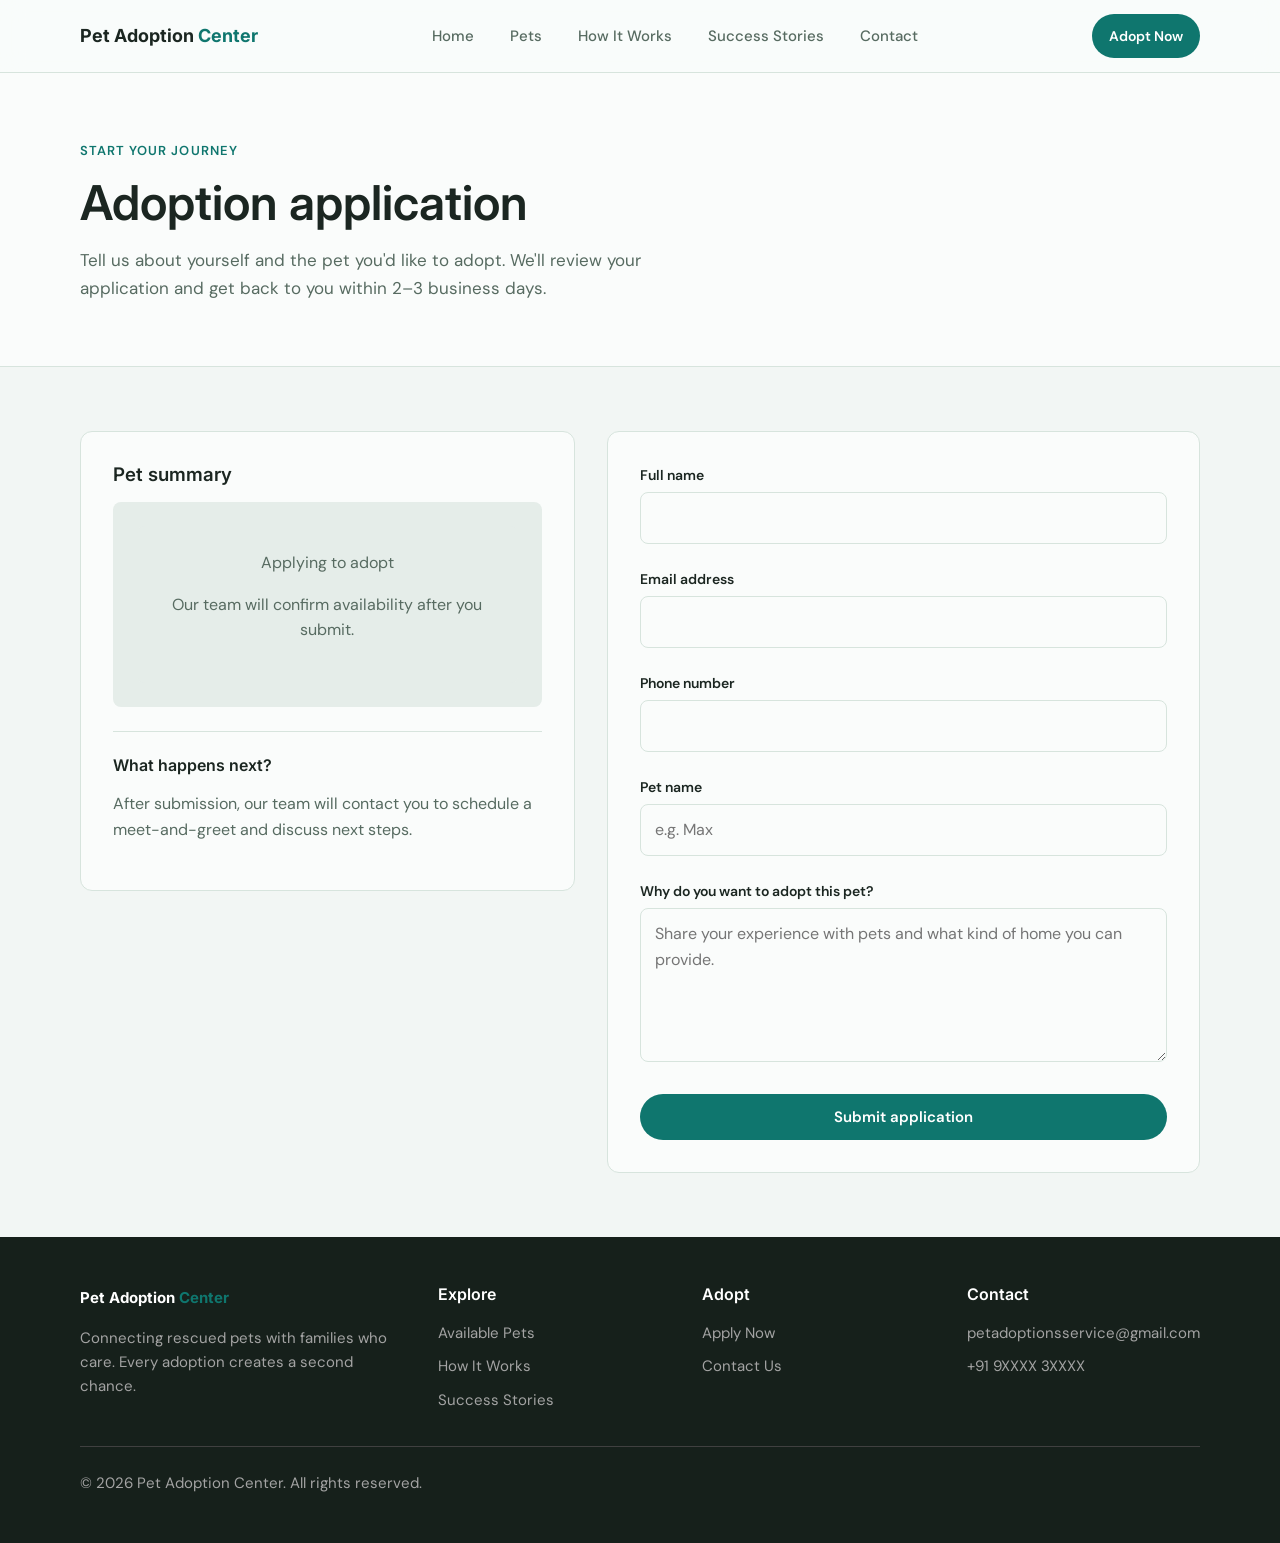
<file: pages/adopt.html>
<!DOCTYPE html>
<html lang="en">
<head>
  <meta charset="UTF-8">
  <meta name="viewport" content="width=device-width, initial-scale=1.0">
  <title>Adopt a Pet | Pet Adoption Center</title>
  <link rel="preconnect" href="https://fonts.googleapis.com">
  <link rel="preconnect" href="https://fonts.gstatic.com" crossorigin>
  <link href="https://fonts.googleapis.com/css2?family=DM+Sans:wght@400;500;600;700&family=Inter:wght@400;500;600;700&display=swap" rel="stylesheet">
  <link rel="stylesheet" href="../assets/css/variables.css">
  <link rel="stylesheet" href="../assets/css/base.css">
  <link rel="stylesheet" href="../assets/css/components.css">
  <link rel="stylesheet" href="../assets/css/pages/adopt.css">
</head>
<body data-page="adopt" data-image-prefix="../">
  <header class="site-header">
    <div class="container header-inner">
      <a href="../index.html" class="logo">Pet Adoption <span>Center</span></a>
      <button class="nav-toggle" type="button" aria-label="Toggle menu" aria-expanded="false">
        <span></span><span></span><span></span>
      </button>
      <nav class="site-nav" id="site-nav">
        <ul>
          <li><a href="../index.html" data-nav="home">Home</a></li>
          <li><a href="pets.html" data-nav="pets">Pets</a></li>
          <li><a href="how-it-works.html" data-nav="how-it-works">How It Works</a></li>
          <li><a href="success-stories.html" data-nav="success-stories">Success Stories</a></li>
          <li><a href="contact.html" data-nav="contact">Contact</a></li>
        </ul>
      </nav>
      <a href="adopt.html" class="btn btn-accent btn-sm header-cta">Adopt Now</a>
    </div>
  </header>

  <main>
    <section class="page-hero">
      <div class="container">
        <span class="eyebrow">Start your journey</span>
        <h1>Adoption application</h1>
        <p>Tell us about yourself and the pet you'd like to adopt. We'll review your application and get back to you within 2–3 business days.</p>
      </div>
    </section>

    <section class="section">
      <div class="container">
        <div class="form-layout">
          <aside class="summary-panel">
            <h3>Pet summary</h3>
            <div id="pet-summary" class="pet-summary-placeholder">
              <p>Select a pet from our listings or enter a name below.</p>
            </div>
            <hr style="border: none; border-top: 1px solid var(--color-border); margin: 1.5rem 0;">
            <h4>What happens next?</h4>
            <p>After submission, our team will contact you to schedule a meet-and-greet and discuss next steps.</p>
          </aside>

          <div class="form-panel">
            <form id="adoption-form" novalidate>
              <div class="form-field">
                <label for="adopterName">Full name</label>
                <input type="text" id="adopterName" name="adopterName" autocomplete="name" required>
                <span class="error" id="adopterName-error"></span>
              </div>
              <div class="form-field">
                <label for="adopterEmail">Email address</label>
                <input type="email" id="adopterEmail" name="adopterEmail" autocomplete="email" required>
                <span class="error" id="adopterEmail-error"></span>
              </div>
              <div class="form-field">
                <label for="adopterPhone">Phone number</label>
                <input type="tel" id="adopterPhone" name="adopterPhone" autocomplete="tel" required>
                <span class="error" id="adopterPhone-error"></span>
              </div>
              <div class="form-field">
                <label for="pet">Pet name</label>
                <input type="text" id="pet" name="pet" placeholder="e.g. Max" required>
                <span class="error" id="pet-error"></span>
              </div>
              <div class="form-field">
                <label for="adopterMessage">Why do you want to adopt this pet?</label>
                <textarea id="adopterMessage" name="adopterMessage" rows="5" placeholder="Share your experience with pets and what kind of home you can provide." required></textarea>
                <span class="error" id="adopterMessage-error"></span>
              </div>
              <button type="submit" class="btn btn-accent" style="width: 100%;">Submit application</button>
            </form>

            <div class="form-success" id="form-success">
              <div class="icon">✓</div>
              <h2>Application received</h2>
              <p>Thank you, <strong id="success-name"></strong>. We've received your application for <strong id="success-pet"></strong>.</p>
              <p>Our team will reach out within 2–3 business days with next steps.</p>
              <a href="pets.html" class="btn btn-outline" style="margin-top: 1rem;">Browse more pets</a>
            </div>
          </div>
        </div>
      </div>
    </section>
  </main>

  <footer class="site-footer">
    <div class="container footer-grid">
      <div>
        <a href="../index.html" class="logo">Pet Adoption <span>Center</span></a>
        <p style="margin-top: 1rem;">Connecting rescued pets with families who care. Every adoption creates a second chance.</p>
      </div>
      <div>
        <h4 style="color: #fff; margin-bottom: 1rem;">Explore</h4>
        <ul class="footer-links">
          <li><a href="pets.html">Available Pets</a></li>
          <li><a href="how-it-works.html">How It Works</a></li>
          <li><a href="success-stories.html">Success Stories</a></li>
        </ul>
      </div>
      <div>
        <h4 style="color: #fff; margin-bottom: 1rem;">Adopt</h4>
        <ul class="footer-links">
          <li><a href="adopt.html">Apply Now</a></li>
          <li><a href="contact.html">Contact Us</a></li>
        </ul>
      </div>
      <div>
        <h4 style="color: #fff; margin-bottom: 1rem;">Contact</h4>
        <ul class="footer-links">
          <li><a href="mailto:petadoptionsservice@gmail.com">petadoptionsservice@gmail.com</a></li>
          <li><a href="tel:+919XXXXXXXX">+91 9XXXX 3XXXX</a></li>
        </ul>
      </div>
    </div>
    <div class="container footer-bottom">
      <p>&copy; 2026 Pet Adoption Center. All rights reserved.</p>
    </div>
  </footer>

  <script src="../assets/js/main.js"></script>
  <script src="../assets/js/adopt.js"></script>
</body>
</html>
</file>
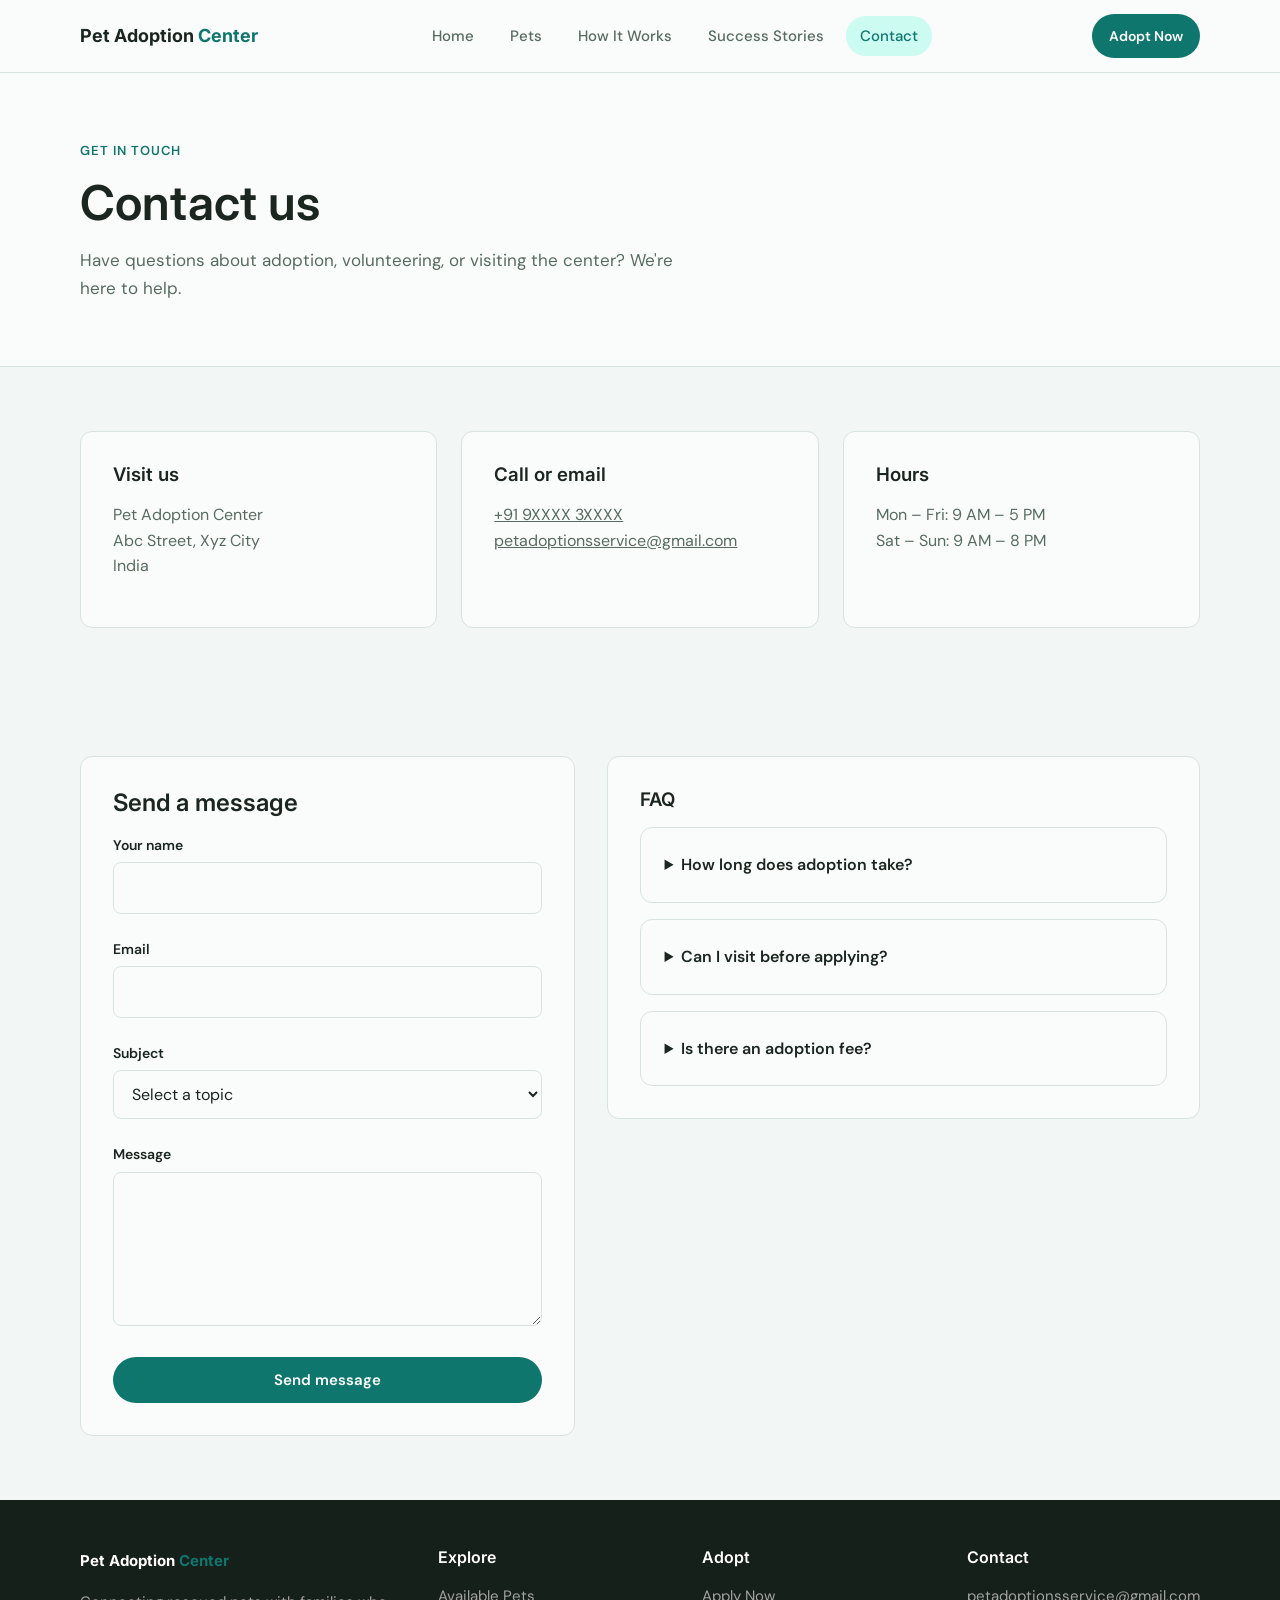
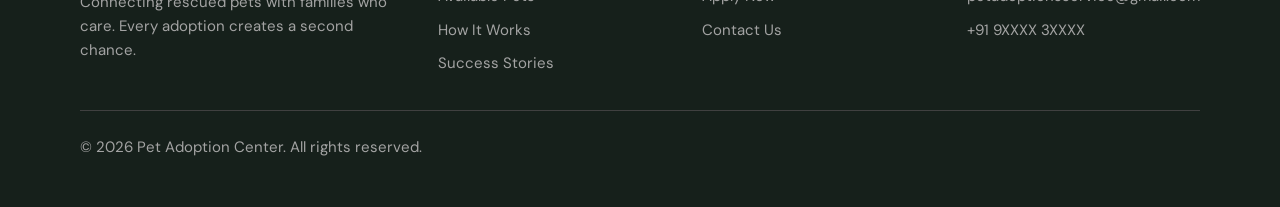
<file: pages/contact.html>
<!DOCTYPE html>
<html lang="en">
<head>
  <meta charset="UTF-8">
  <meta name="viewport" content="width=device-width, initial-scale=1.0">
  <title>Contact Us | Pet Adoption Center</title>
  <link rel="preconnect" href="https://fonts.googleapis.com">
  <link rel="preconnect" href="https://fonts.gstatic.com" crossorigin>
  <link href="https://fonts.googleapis.com/css2?family=DM+Sans:wght@400;500;600;700&family=Inter:wght@400;500;600;700&display=swap" rel="stylesheet">
  <link rel="stylesheet" href="../assets/css/variables.css">
  <link rel="stylesheet" href="../assets/css/base.css">
  <link rel="stylesheet" href="../assets/css/components.css">
</head>
<body data-page="contact">
  <header class="site-header">
    <div class="container header-inner">
      <a href="../index.html" class="logo">Pet Adoption <span>Center</span></a>
      <button class="nav-toggle" type="button" aria-label="Toggle menu" aria-expanded="false">
        <span></span><span></span><span></span>
      </button>
      <nav class="site-nav" id="site-nav">
        <ul>
          <li><a href="../index.html" data-nav="home">Home</a></li>
          <li><a href="pets.html" data-nav="pets">Pets</a></li>
          <li><a href="how-it-works.html" data-nav="how-it-works">How It Works</a></li>
          <li><a href="success-stories.html" data-nav="success-stories">Success Stories</a></li>
          <li><a href="contact.html" data-nav="contact">Contact</a></li>
        </ul>
      </nav>
      <a href="adopt.html" class="btn btn-accent btn-sm header-cta">Adopt Now</a>
    </div>
  </header>

  <main>
    <section class="page-hero">
      <div class="container">
        <span class="eyebrow">Get in touch</span>
        <h1>Contact us</h1>
        <p>Have questions about adoption, volunteering, or visiting the center? We're here to help.</p>
      </div>
    </section>

    <section class="section">
      <div class="container contact-grid">
        <div class="info-card">
          <h3>Visit us</h3>
          <p>Pet Adoption Center<br>Abc Street, Xyz City<br>India</p>
        </div>
        <div class="info-card">
          <h3>Call or email</h3>
          <p><a href="tel:+919XXXXXXXX">+91 9XXXX 3XXXX</a><br><a href="mailto:petadoptionsservice@gmail.com">petadoptionsservice@gmail.com</a></p>
        </div>
        <div class="info-card">
          <h3>Hours</h3>
          <p>Mon – Fri: 9 AM – 5 PM<br>Sat – Sun: 9 AM – 8 PM</p>
        </div>
      </div>
    </section>

    <section class="section">
      <div class="container form-layout">
        <div class="form-panel">
          <h2>Send a message</h2>
          <form id="contact-form" novalidate>
            <div class="form-field">
              <label for="contactName">Your name</label>
              <input type="text" id="contactName" required>
              <span class="error" id="contactName-error"></span>
            </div>
            <div class="form-field">
              <label for="contactEmail">Email</label>
              <input type="email" id="contactEmail" required>
              <span class="error" id="contactEmail-error"></span>
            </div>
            <div class="form-field">
              <label for="contactSubject">Subject</label>
              <select id="contactSubject" required>
                <option value="">Select a topic</option>
                <option value="adoption">Adoption inquiry</option>
                <option value="visit">Schedule a visit</option>
                <option value="volunteer">Volunteering</option>
                <option value="other">Other</option>
              </select>
              <span class="error" id="contactSubject-error"></span>
            </div>
            <div class="form-field">
              <label for="contactMessage">Message</label>
              <textarea id="contactMessage" rows="5" required></textarea>
              <span class="error" id="contactMessage-error"></span>
            </div>
            <button type="submit" class="btn btn-accent" style="width: 100%;">Send message</button>
          </form>
          <div class="form-success" id="contact-success">
            <div class="icon">✓</div>
            <h2>Message sent</h2>
            <p>Thanks for reaching out. We'll respond within 1–2 business days.</p>
          </div>
        </div>

        <div class="summary-panel">
          <h3>FAQ</h3>
          <div class="faq-list">
            <details>
              <summary>How long does adoption take?</summary>
              <p>Most adoptions are completed within 1–2 weeks, depending on scheduling and application review.</p>
            </details>
            <details>
              <summary>Can I visit before applying?</summary>
              <p>Yes. You're welcome to visit during open hours to meet pets and speak with our team.</p>
            </details>
            <details>
              <summary>Is there an adoption fee?</summary>
              <p>A modest fee covers vaccinations, spay/neuter, and basic medical care. We'll share details during your visit.</p>
            </details>
          </div>
        </div>
      </div>
    </section>
  </main>

  <footer class="site-footer">
    <div class="container footer-grid">
      <div>
        <a href="../index.html" class="logo">Pet Adoption <span>Center</span></a>
        <p style="margin-top: 1rem;">Connecting rescued pets with families who care. Every adoption creates a second chance.</p>
      </div>
      <div>
        <h4 style="color: #fff; margin-bottom: 1rem;">Explore</h4>
        <ul class="footer-links">
          <li><a href="pets.html">Available Pets</a></li>
          <li><a href="how-it-works.html">How It Works</a></li>
          <li><a href="success-stories.html">Success Stories</a></li>
        </ul>
      </div>
      <div>
        <h4 style="color: #fff; margin-bottom: 1rem;">Adopt</h4>
        <ul class="footer-links">
          <li><a href="adopt.html">Apply Now</a></li>
          <li><a href="contact.html">Contact Us</a></li>
        </ul>
      </div>
      <div>
        <h4 style="color: #fff; margin-bottom: 1rem;">Contact</h4>
        <ul class="footer-links">
          <li><a href="mailto:petadoptionsservice@gmail.com">petadoptionsservice@gmail.com</a></li>
          <li><a href="tel:+919XXXXXXXX">+91 9XXXX 3XXXX</a></li>
        </ul>
      </div>
    </div>
    <div class="container footer-bottom">
      <p>&copy; 2026 Pet Adoption Center. All rights reserved.</p>
    </div>
  </footer>

  <script src="../assets/js/main.js"></script>
  <script>
    document.getElementById("contact-form")?.addEventListener("submit", (event) => {
      event.preventDefault();
      let valid = true;

      const fields = [
        { id: "contactName", check: (v) => v.trim().length > 0, msg: "Please enter your name." },
        { id: "contactEmail", check: (v) => /^[^\s@]+@[^\s@]+\.[^\s@]+$/.test(v), msg: "Please enter a valid email." },
        { id: "contactSubject", check: (v) => v.trim().length > 0, msg: "Please select a subject." },
        { id: "contactMessage", check: (v) => v.trim().length >= 10, msg: "Please enter at least 10 characters." },
      ];

      fields.forEach(({ id, check, msg }) => {
        const input = document.getElementById(id);
        const field = input?.closest(".form-field");
        const error = document.getElementById(`${id}-error`);
        const value = input?.value || "";

        if (!check(value)) {
          valid = false;
          field?.classList.add("invalid");
          if (error) error.textContent = msg;
        } else {
          field?.classList.remove("invalid");
          if (error) error.textContent = "";
        }
      });

      if (!valid) return;

      document.getElementById("contact-form").hidden = true;
      document.getElementById("contact-success")?.classList.add("visible");
    });
  </script>
</body>
</html>
</file>
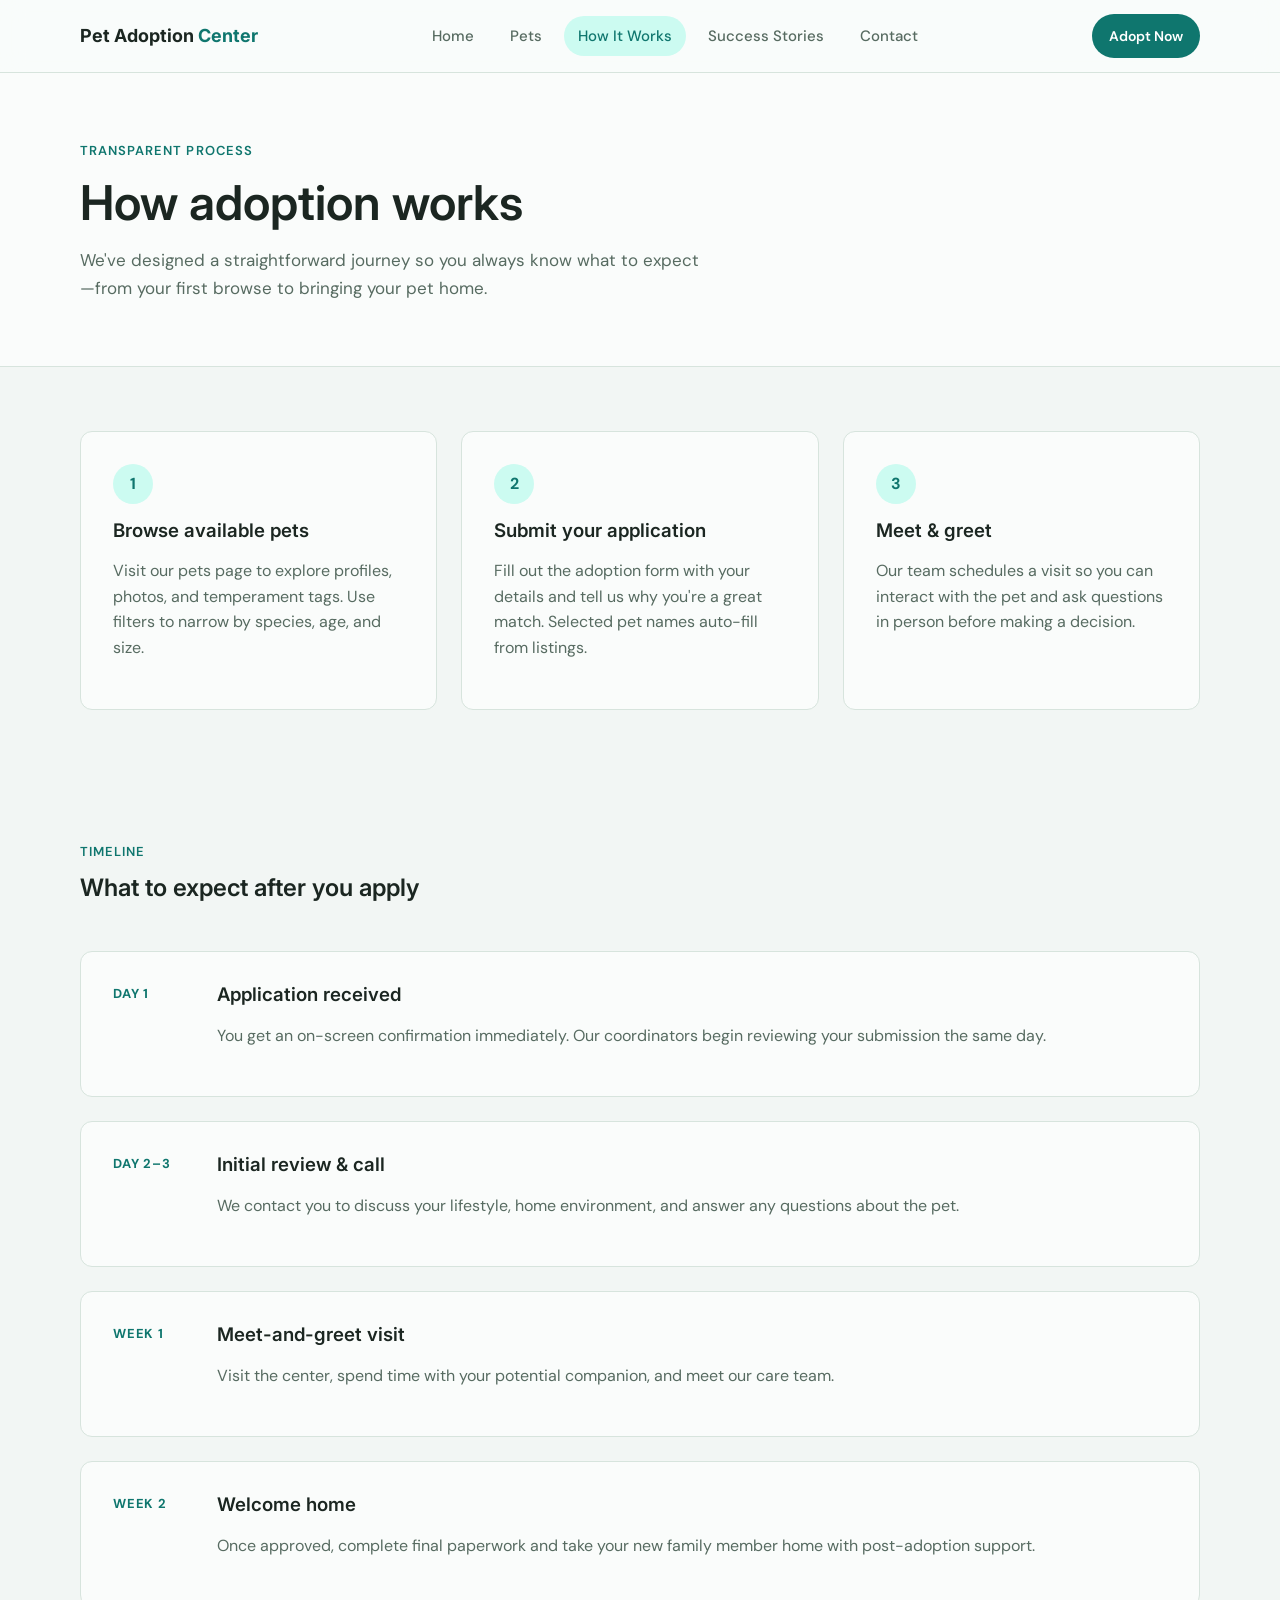
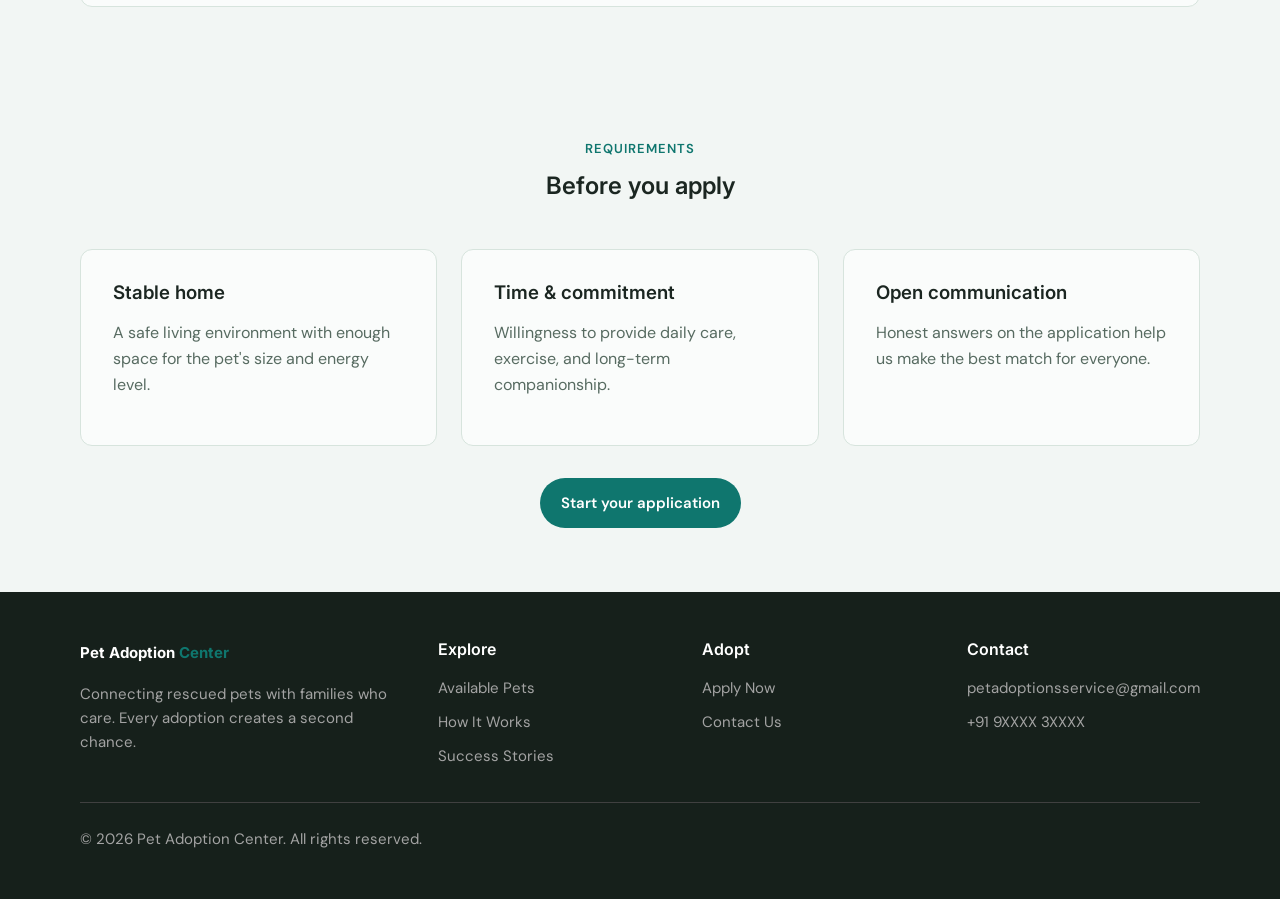
<file: pages/how-it-works.html>
<!DOCTYPE html>
<html lang="en">
<head>
  <meta charset="UTF-8">
  <meta name="viewport" content="width=device-width, initial-scale=1.0">
  <title>How It Works | Pet Adoption Center</title>
  <link rel="preconnect" href="https://fonts.googleapis.com">
  <link rel="preconnect" href="https://fonts.gstatic.com" crossorigin>
  <link href="https://fonts.googleapis.com/css2?family=DM+Sans:wght@400;500;600;700&family=Inter:wght@400;500;600;700&display=swap" rel="stylesheet">
  <link rel="stylesheet" href="../assets/css/variables.css">
  <link rel="stylesheet" href="../assets/css/base.css">
  <link rel="stylesheet" href="../assets/css/components.css">
  <link rel="stylesheet" href="../assets/css/pages/stories.css">
</head>
<body data-page="how-it-works">
  <header class="site-header">
    <div class="container header-inner">
      <a href="../index.html" class="logo">Pet Adoption <span>Center</span></a>
      <button class="nav-toggle" type="button" aria-label="Toggle menu" aria-expanded="false">
        <span></span><span></span><span></span>
      </button>
      <nav class="site-nav" id="site-nav">
        <ul>
          <li><a href="../index.html" data-nav="home">Home</a></li>
          <li><a href="pets.html" data-nav="pets">Pets</a></li>
          <li><a href="how-it-works.html" data-nav="how-it-works">How It Works</a></li>
          <li><a href="success-stories.html" data-nav="success-stories">Success Stories</a></li>
          <li><a href="contact.html" data-nav="contact">Contact</a></li>
        </ul>
      </nav>
      <a href="adopt.html" class="btn btn-accent btn-sm header-cta">Adopt Now</a>
    </div>
  </header>

  <main>
    <section class="page-hero">
      <div class="container">
        <span class="eyebrow">Transparent process</span>
        <h1>How adoption works</h1>
        <p>We've designed a straightforward journey so you always know what to expect—from your first browse to bringing your pet home.</p>
      </div>
    </section>

    <section class="section">
      <div class="container">
        <div class="steps-grid">
          <article class="step-card">
            <span class="step-number">1</span>
            <h3>Browse available pets</h3>
            <p>Visit our pets page to explore profiles, photos, and temperament tags. Use filters to narrow by species, age, and size.</p>
          </article>
          <article class="step-card">
            <span class="step-number">2</span>
            <h3>Submit your application</h3>
            <p>Fill out the adoption form with your details and tell us why you're a great match. Selected pet names auto-fill from listings.</p>
          </article>
          <article class="step-card">
            <span class="step-number">3</span>
            <h3>Meet &amp; greet</h3>
            <p>Our team schedules a visit so you can interact with the pet and ask questions in person before making a decision.</p>
          </article>
        </div>
      </div>
    </section>

    <section class="section">
      <div class="container">
        <div class="section-header">
          <span class="eyebrow">Timeline</span>
          <h2>What to expect after you apply</h2>
        </div>
        <div class="timeline">
          <article class="timeline-item">
            <div class="day">Day 1</div>
            <div>
              <h3>Application received</h3>
              <p>You get an on-screen confirmation immediately. Our coordinators begin reviewing your submission the same day.</p>
            </div>
          </article>
          <article class="timeline-item">
            <div class="day">Day 2–3</div>
            <div>
              <h3>Initial review &amp; call</h3>
              <p>We contact you to discuss your lifestyle, home environment, and answer any questions about the pet.</p>
            </div>
          </article>
          <article class="timeline-item">
            <div class="day">Week 1</div>
            <div>
              <h3>Meet-and-greet visit</h3>
              <p>Visit the center, spend time with your potential companion, and meet our care team.</p>
            </div>
          </article>
          <article class="timeline-item">
            <div class="day">Week 2</div>
            <div>
              <h3>Welcome home</h3>
              <p>Once approved, complete final paperwork and take your new family member home with post-adoption support.</p>
            </div>
          </article>
        </div>
      </div>
    </section>

    <section class="section">
      <div class="container">
        <div class="section-header centered">
          <span class="eyebrow">Requirements</span>
          <h2>Before you apply</h2>
        </div>
        <div class="contact-grid">
          <div class="info-card">
            <h3>Stable home</h3>
            <p>A safe living environment with enough space for the pet's size and energy level.</p>
          </div>
          <div class="info-card">
            <h3>Time &amp; commitment</h3>
            <p>Willingness to provide daily care, exercise, and long-term companionship.</p>
          </div>
          <div class="info-card">
            <h3>Open communication</h3>
            <p>Honest answers on the application help us make the best match for everyone.</p>
          </div>
        </div>
        <div style="text-align: center; margin-top: 2rem;">
          <a href="adopt.html" class="btn btn-accent">Start your application</a>
        </div>
      </div>
    </section>
  </main>

  <footer class="site-footer">
    <div class="container footer-grid">
      <div>
        <a href="../index.html" class="logo">Pet Adoption <span>Center</span></a>
        <p style="margin-top: 1rem;">Connecting rescued pets with families who care. Every adoption creates a second chance.</p>
      </div>
      <div>
        <h4 style="color: #fff; margin-bottom: 1rem;">Explore</h4>
        <ul class="footer-links">
          <li><a href="pets.html">Available Pets</a></li>
          <li><a href="how-it-works.html">How It Works</a></li>
          <li><a href="success-stories.html">Success Stories</a></li>
        </ul>
      </div>
      <div>
        <h4 style="color: #fff; margin-bottom: 1rem;">Adopt</h4>
        <ul class="footer-links">
          <li><a href="adopt.html">Apply Now</a></li>
          <li><a href="contact.html">Contact Us</a></li>
        </ul>
      </div>
      <div>
        <h4 style="color: #fff; margin-bottom: 1rem;">Contact</h4>
        <ul class="footer-links">
          <li><a href="mailto:petadoptionsservice@gmail.com">petadoptionsservice@gmail.com</a></li>
          <li><a href="tel:+919XXXXXXXX">+91 9XXXX 3XXXX</a></li>
        </ul>
      </div>
    </div>
    <div class="container footer-bottom">
      <p>&copy; 2026 Pet Adoption Center. All rights reserved.</p>
    </div>
  </footer>

  <script src="../assets/js/main.js"></script>
</body>
</html>
</file>
<file: assets/css/variables.css>
:root {
  --color-bg: #f2f6f4;
  --color-surface: #fafcfb;
  --color-surface-muted: #e5ede9;
  --color-text: #1b2621;
  --color-text-muted: #576b61;
  --color-border: #d7e4dd;
  --color-accent: #0f766e;
  --color-accent-hover: #0d9488;
  --color-accent-soft: #ccfbf1;
  --color-footer-bg: #16201b;

  --font-sans: "DM Sans", "Segoe UI", system-ui, sans-serif;
  --font-display: "Inter", "Segoe UI", system-ui, sans-serif;

  --radius-sm: 8px;
  --radius-md: 12px;
  --radius-lg: 20px;
  --radius-full: 999px;

  --shadow-sm: 0 1px 2px rgba(87, 107, 97, 0.05);
  --shadow-md: 0 8px 24px rgba(87, 107, 97, 0.08);
  --shadow-lg: 0 16px 40px rgba(87, 107, 97, 0.1);

  --container: 1120px;
  --header-height: 72px;
  --space-xs: 0.5rem;
  --space-sm: 0.75rem;
  --space-md: 1rem;
  --space-lg: 1.5rem;
  --space-xl: 2rem;
  --space-2xl: 3rem;
  --space-3xl: 4rem;

  --transition: 0.2s ease;
}
</file>
<file: assets/css/base.css>
*,
*::before,
*::after {
  box-sizing: border-box;
}

html {
  scroll-behavior: smooth;
}

body {
  margin: 0;
  min-height: 100vh;
  display: flex;
  flex-direction: column;
  font-family: var(--font-sans);
  font-size: 1rem;
  line-height: 1.6;
  color: var(--color-text);
  background: var(--color-bg);
}

img {
  display: block;
  max-width: 100%;
  height: auto;
}

a {
  color: inherit;
}

h1,
h2,
h3,
h4 {
  font-family: var(--font-display);
  line-height: 1.2;
  margin: 0 0 var(--space-md);
  font-weight: 600;
}

p {
  margin: 0 0 var(--space-md);
  color: var(--color-text-muted);
}

ul {
  margin: 0;
  padding: 0;
}

main {
  flex: 1;
}

.container {
  width: min(100% - 2rem, var(--container));
  margin-inline: auto;
}

.section {
  padding: var(--space-3xl) 0;
}

.section-header {
  max-width: 640px;
  margin-bottom: var(--space-2xl);
}

.section-header.centered {
  margin-inline: auto;
  text-align: center;
}

.eyebrow {
  display: inline-block;
  margin-bottom: var(--space-sm);
  font-size: 0.8125rem;
  font-weight: 600;
  letter-spacing: 0.08em;
  text-transform: uppercase;
  color: var(--color-accent);
}

.page-hero {
  padding: var(--space-3xl) 0 var(--space-2xl);
  background: var(--color-surface);
  border-bottom: 1px solid var(--color-border);
}

.page-hero h1 {
  font-size: clamp(2rem, 4vw, 3rem);
}

.page-hero p {
  max-width: 620px;
  font-size: 1.0625rem;
}

.sr-only {
  position: absolute;
  width: 1px;
  height: 1px;
  padding: 0;
  margin: -1px;
  overflow: hidden;
  clip: rect(0, 0, 0, 0);
  white-space: nowrap;
  border: 0;
}
</file>
<file: assets/css/components.css>
.site-header {
  position: sticky;
  top: 0;
  z-index: 100;
  background: rgba(250, 252, 251, 0.92);
  backdrop-filter: blur(12px);
  border-bottom: 1px solid var(--color-border);
}

.header-inner {
  display: flex;
  align-items: center;
  justify-content: space-between;
  gap: var(--space-lg);
  min-height: var(--header-height);
}

.logo {
  text-decoration: none;
  font-family: var(--font-display);
  font-size: 1.125rem;
  font-weight: 700;
  color: var(--color-text);
  white-space: nowrap;
}

.logo span {
  color: var(--color-accent);
}

.site-nav ul {
  display: flex;
  align-items: center;
  gap: var(--space-xs);
  list-style: none;
}

.site-nav a {
  display: inline-block;
  padding: 0.5rem 0.875rem;
  border-radius: var(--radius-full);
  text-decoration: none;
  font-size: 0.9375rem;
  font-weight: 500;
  color: var(--color-text-muted);
  transition: background var(--transition), color var(--transition);
}

.site-nav a:hover,
.site-nav a.active {
  color: var(--color-text);
  background: var(--color-surface-muted);
}

.site-nav a.active {
  color: var(--color-accent);
  background: var(--color-accent-soft);
}

.nav-toggle {
  display: none;
  flex-direction: column;
  justify-content: center;
  gap: 5px;
  width: 44px;
  height: 44px;
  padding: 0;
  border: 1px solid var(--color-border);
  border-radius: var(--radius-sm);
  background: var(--color-surface);
  cursor: pointer;
}

.nav-toggle span {
  display: block;
  width: 18px;
  height: 2px;
  margin-inline: auto;
  background: var(--color-text);
  transition: transform var(--transition), opacity var(--transition);
}

.nav-toggle[aria-expanded="true"] span:nth-child(1) {
  transform: translateY(7px) rotate(45deg);
}

.nav-toggle[aria-expanded="true"] span:nth-child(2) {
  opacity: 0;
}

.nav-toggle[aria-expanded="true"] span:nth-child(3) {
  transform: translateY(-7px) rotate(-45deg);
}

.header-cta {
  flex-shrink: 0;
}

.btn {
  display: inline-flex;
  align-items: center;
  justify-content: center;
  gap: 0.5rem;
  padding: 0.75rem 1.25rem;
  border: 1px solid transparent;
  border-radius: var(--radius-full);
  font-family: inherit;
  font-size: 0.9375rem;
  font-weight: 600;
  text-decoration: none;
  cursor: pointer;
  transition: background var(--transition), color var(--transition), border-color var(--transition), transform var(--transition);
}

.btn:hover {
  transform: translateY(-1px);
}

.btn-accent {
  background: var(--color-accent);
  color: #fff;
}

.btn-accent:hover {
  background: var(--color-accent-hover);
}

.btn-outline {
  background: transparent;
  color: var(--color-text);
  border-color: var(--color-border);
}

.btn-outline:hover {
  border-color: var(--color-text);
}

.btn-sm {
  padding: 0.625rem 1rem;
  font-size: 0.875rem;
}

.card {
  background: var(--color-surface);
  border: 1px solid var(--color-border);
  border-radius: var(--radius-md);
  overflow: hidden;
  box-shadow: var(--shadow-sm);
  transition: box-shadow var(--transition), transform var(--transition);
}

.card:hover {
  box-shadow: var(--shadow-md);
  transform: translateY(-2px);
}

.card-body {
  padding: var(--space-lg);
}

.tag {
  display: inline-block;
  padding: 0.25rem 0.625rem;
  border-radius: var(--radius-full);
  background: var(--color-surface-muted);
  color: var(--color-text-muted);
  font-size: 0.75rem;
  font-weight: 600;
}

.tag-accent {
  background: var(--color-accent-soft);
  color: var(--color-accent);
}

.stat-grid,
.card-grid,
.steps-grid,
.story-grid {
  display: grid;
  gap: var(--space-lg);
}

.stat-grid {
  grid-template-columns: repeat(3, 1fr);
}

.card-grid {
  grid-template-columns: repeat(auto-fill, minmax(260px, 1fr));
}

.steps-grid {
  grid-template-columns: repeat(3, 1fr);
}

.story-grid {
  grid-template-columns: repeat(auto-fill, minmax(300px, 1fr));
}

.stat-card,
.step-card,
.info-card {
  padding: var(--space-xl);
  background: var(--color-surface);
  border: 1px solid var(--color-border);
  border-radius: var(--radius-md);
}

.stat-card strong {
  display: block;
  font-size: 2rem;
  font-family: var(--font-display);
  color: var(--color-text);
}

.step-card .step-number {
  display: inline-flex;
  align-items: center;
  justify-content: center;
  width: 40px;
  height: 40px;
  margin-bottom: var(--space-md);
  border-radius: 50%;
  background: var(--color-accent-soft);
  color: var(--color-accent);
  font-weight: 700;
}

.pet-card img {
  width: 100%;
  aspect-ratio: 4 / 3;
  object-fit: cover;
}

.pet-card h3 {
  margin-bottom: 0.25rem;
}

.pet-meta {
  margin-bottom: var(--space-md);
  font-size: 0.875rem;
  color: var(--color-text-muted);
}

.pet-tags {
  display: flex;
  flex-wrap: wrap;
  gap: 0.5rem;
  margin-bottom: var(--space-md);
}

.filters {
  display: flex;
  flex-wrap: wrap;
  gap: var(--space-md);
  margin-bottom: var(--space-xl);
  padding: var(--space-lg);
  background: var(--color-surface);
  border: 1px solid var(--color-border);
  border-radius: var(--radius-md);
}

.filter-group {
  display: flex;
  flex-direction: column;
  gap: 0.375rem;
  min-width: 160px;
  flex: 1;
}

.filter-group label {
  font-size: 0.8125rem;
  font-weight: 600;
  color: var(--color-text-muted);
}

.filter-group input,
.filter-group select,
.form-field input,
.form-field select,
.form-field textarea {
  width: 100%;
  padding: 0.75rem 0.875rem;
  border: 1px solid var(--color-border);
  border-radius: var(--radius-sm);
  background: var(--color-surface);
  font: inherit;
  color: var(--color-text);
  transition: border-color var(--transition), box-shadow var(--transition);
}

.filter-group input:focus,
.filter-group select:focus,
.form-field input:focus,
.form-field select:focus,
.form-field textarea:focus {
  outline: none;
  border-color: var(--color-accent);
  box-shadow: 0 0 0 3px var(--color-accent-soft);
}

.form-layout {
  display: grid;
  grid-template-columns: 1fr 1.2fr;
  gap: var(--space-xl);
  align-items: start;
}

.form-panel,
.summary-panel {
  padding: var(--space-xl);
  background: var(--color-surface);
  border: 1px solid var(--color-border);
  border-radius: var(--radius-md);
}

.form-field {
  margin-bottom: var(--space-lg);
}

.form-field label {
  display: block;
  margin-bottom: 0.375rem;
  font-size: 0.875rem;
  font-weight: 600;
  color: var(--color-text);
}

.form-field .error {
  display: block;
  margin-top: 0.375rem;
  font-size: 0.8125rem;
  color: #dc2626;
}

.form-field.invalid input,
.form-field.invalid select,
.form-field.invalid textarea {
  border-color: #dc2626;
}

.form-success {
  display: none;
  padding: var(--space-2xl);
  text-align: center;
  background: var(--color-surface);
  border: 1px solid var(--color-border);
  border-radius: var(--radius-md);
}

.form-success.visible {
  display: block;
}

.form-success .icon {
  display: inline-flex;
  align-items: center;
  justify-content: center;
  width: 56px;
  height: 56px;
  margin-bottom: var(--space-md);
  border-radius: 50%;
  background: var(--color-accent-soft);
  color: var(--color-accent);
  font-size: 1.5rem;
}

.contact-grid {
  display: grid;
  grid-template-columns: repeat(3, 1fr);
  gap: var(--space-lg);
}

.faq-list details {
  padding: var(--space-lg);
  background: var(--color-surface);
  border: 1px solid var(--color-border);
  border-radius: var(--radius-md);
}

.faq-list details + details {
  margin-top: var(--space-md);
}

.faq-list summary {
  cursor: pointer;
  font-weight: 600;
  color: var(--color-text);
}

.empty-state {
  display: none;
  padding: var(--space-2xl);
  text-align: center;
  color: var(--color-text-muted);
  background: var(--color-surface);
  border: 1px dashed var(--color-border);
  border-radius: var(--radius-md);
}

.empty-state.visible {
  display: block;
}

.site-footer {
  margin-top: auto;
  padding: var(--space-2xl) 0 var(--space-xl);
  background: var(--color-footer-bg);
  color: #d4d4d4;
}

.footer-grid {
  display: grid;
  grid-template-columns: 1.4fr repeat(3, 1fr);
  gap: var(--space-xl);
  margin-bottom: var(--space-xl);
}

.site-footer .logo {
  color: #fff;
}

.site-footer p,
.site-footer a {
  color: #a3a3a3;
  font-size: 0.9375rem;
}

.site-footer a {
  text-decoration: none;
}

.site-footer a:hover {
  color: #fff;
}

.footer-links {
  list-style: none;
}

.footer-links li + li {
  margin-top: 0.5rem;
}

.footer-bottom {
  padding-top: var(--space-lg);
  border-top: 1px solid #404040;
  font-size: 0.875rem;
  color: #737373;
}

@media (max-width: 900px) {
  .nav-toggle {
    display: flex;
  }

  .site-nav {
    position: absolute;
    top: var(--header-height);
    left: 0;
    right: 0;
    display: none;
    padding: var(--space-md);
    background: var(--color-surface);
    border-bottom: 1px solid var(--color-border);
  }

  .site-nav.open {
    display: block;
  }

  .site-nav ul {
    flex-direction: column;
    align-items: stretch;
  }

  .site-nav a {
    display: block;
  }

  .header-cta {
    display: none;
  }

  .stat-grid,
  .steps-grid,
  .contact-grid,
  .form-layout,
  .footer-grid {
    grid-template-columns: 1fr;
  }
}
</file>
<file: assets/css/pages/adopt.css>
.pet-summary {
  display: flex;
  gap: var(--space-md);
  align-items: center;
}

.pet-summary img {
  width: 88px;
  height: 88px;
  object-fit: cover;
  border-radius: var(--radius-sm);
}

.pet-summary-placeholder {
  padding: var(--space-lg);
  text-align: center;
  color: var(--color-text-muted);
  background: var(--color-surface-muted);
  border-radius: var(--radius-sm);
}
</file>
<file: assets/css/pages/stories.css>
.story-card img {
  width: 100%;
  aspect-ratio: 16 / 10;
  object-fit: cover;
}

.story-card .quote {
  font-style: italic;
  color: var(--color-text);
}

.story-card .author {
  margin-top: var(--space-md);
  font-size: 0.875rem;
  font-weight: 600;
  color: var(--color-accent);
}

.timeline {
  display: grid;
  gap: var(--space-lg);
}

.timeline-item {
  display: grid;
  grid-template-columns: 80px 1fr;
  gap: var(--space-lg);
  padding: var(--space-xl);
  background: var(--color-surface);
  border: 1px solid var(--color-border);
  border-radius: var(--radius-md);
}

.timeline-item .day {
  font-size: 0.8125rem;
  font-weight: 700;
  letter-spacing: 0.06em;
  text-transform: uppercase;
  color: var(--color-accent);
}
</file>
